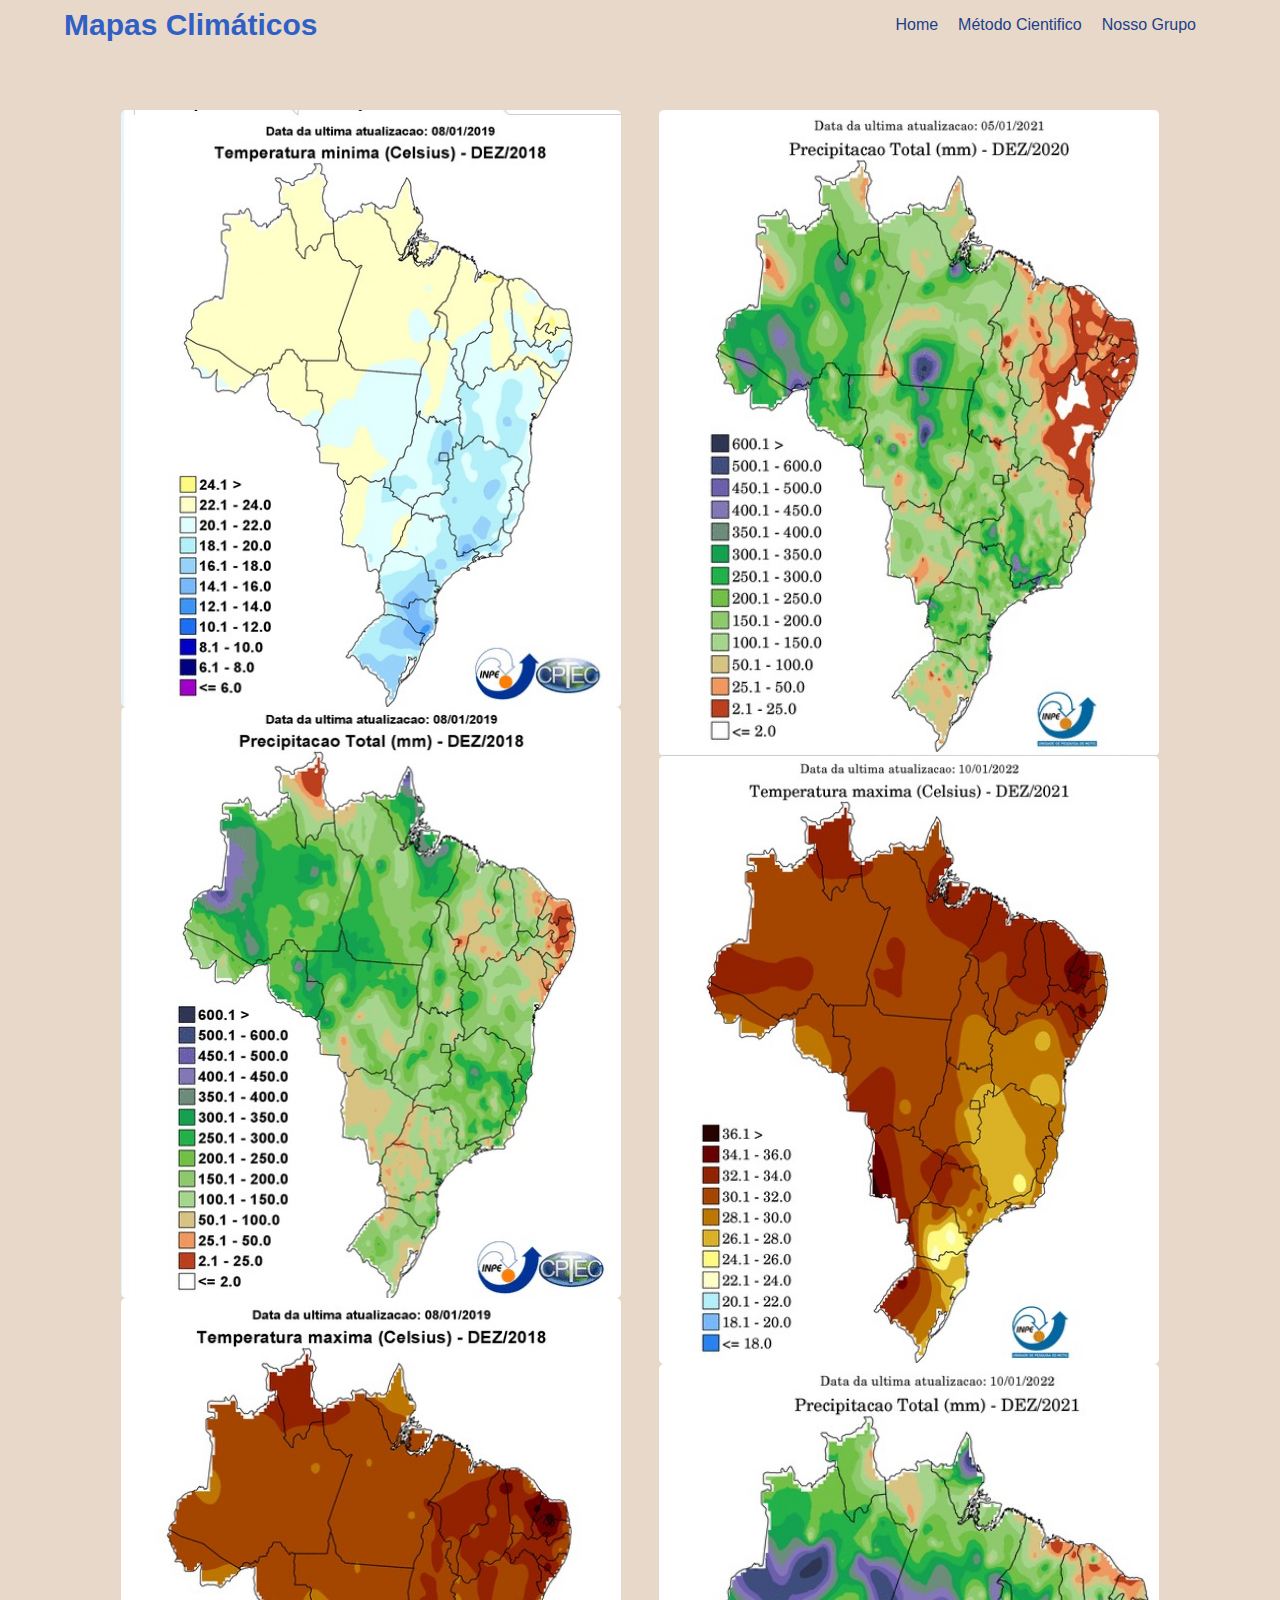
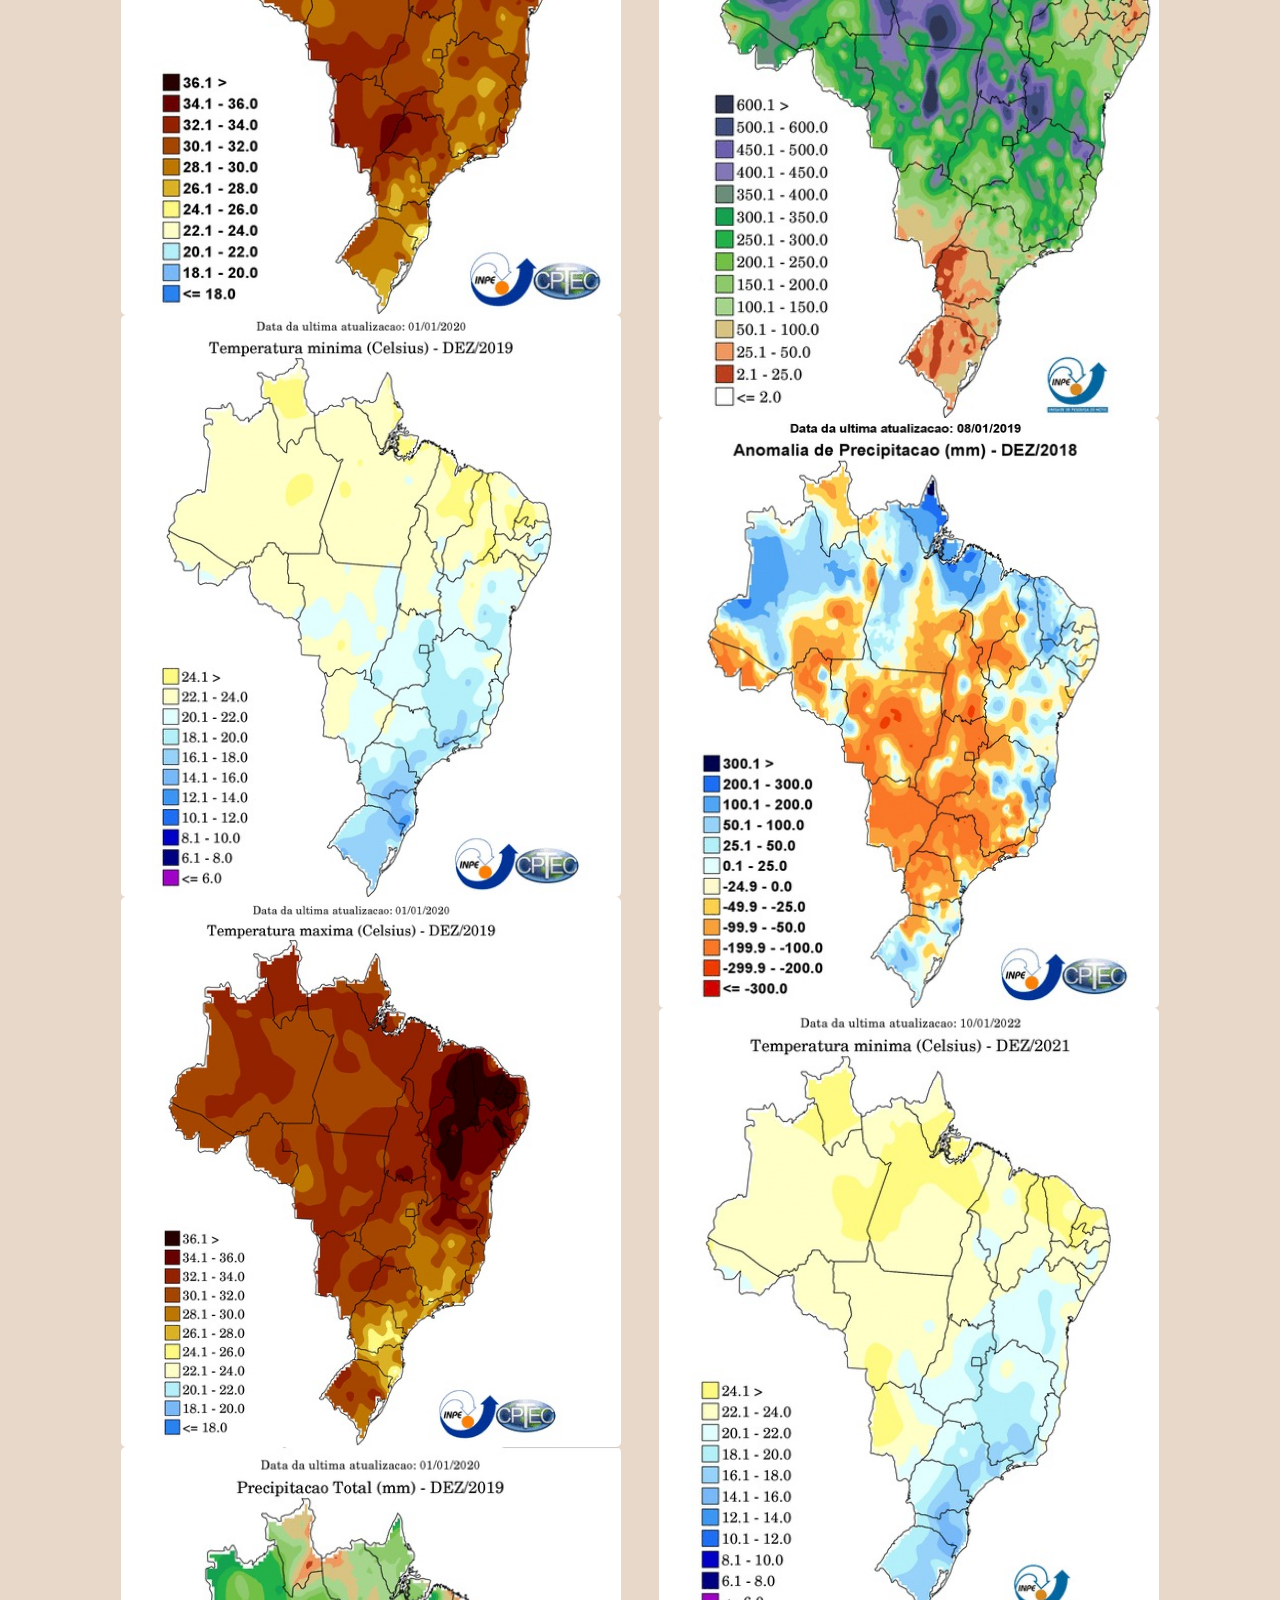
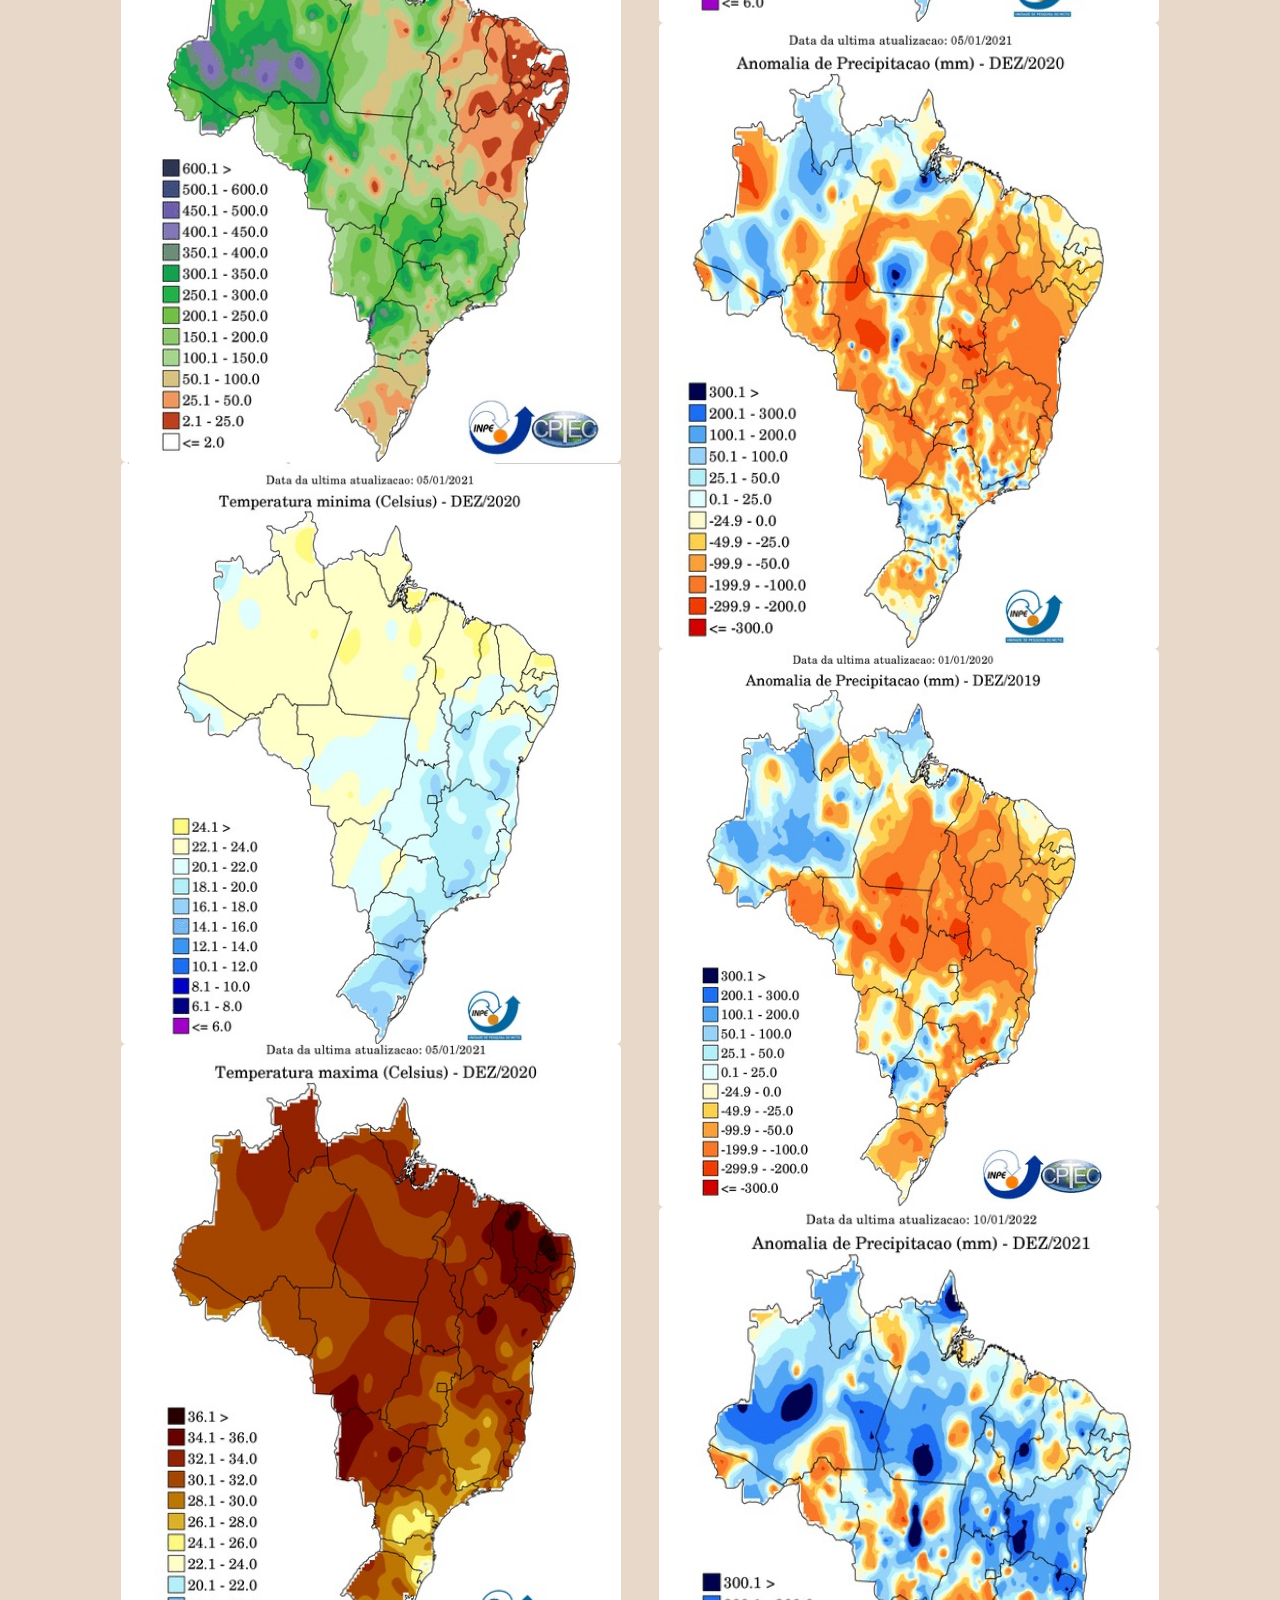
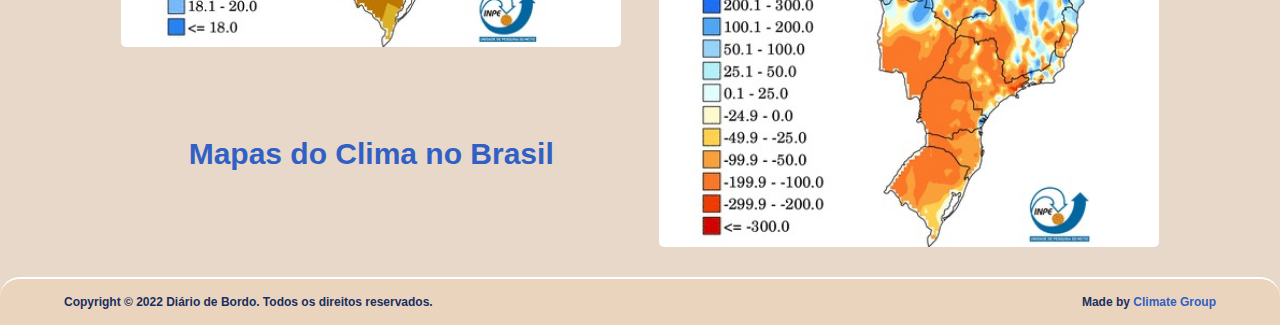
<file: maps.html>
<!DOCTYPE html>
<html lang="pr-br">
<head>
    <meta charset="UTF-8">
    <link rel="stylesheet" href="css/style.css">
    <meta http-equiv="X-UA-Compatible" content="IE=edge">
    <meta name="viewport" content="width=device-width, initial-scale=1.0">
    <title>Mapas Climáticos</title>
</head>
<body>
    <header>
        <nav>
            <h1>Mapas Climáticos</h1>
            <ul class="nav-ul">
                <li><a href="index.html">Home</a></li>
                <li><a href="method.html">Método Cientifico</a></li>
                <li><a href="team.html">Nosso Grupo</a></li>
            </ul>
        </nav>
    </header>
    <section class="images">
        <div>
            <img src="assets/1.jpeg">
            <img src="assets/2.jpeg">
            <img src="assets/3.jpeg">
            <img src="assets/4.jpeg">
            <img src="assets/5.jpeg">
            <img src="assets/6.jpeg">
            <img src="assets/7.jpeg">
            <img src="assets/8.jpeg">  
            <br> <br> <br> <br> <br>
            <h1>Mapas do Clima no Brasil</h1>
        </div>
        <div>
            <img src="assets/9.jpeg">
            <img src="assets/10.jpeg">
            <img src="assets/11.jpeg">
            <img src="assets/12.jpeg">
            <img src="assets/13.jpeg">
            <img src="assets/14.jpeg">
            <img src="assets/15.jpeg">
            <img src="assets/16.jpeg">
        </div>
    </section>
    <footer>
        <h4>Copyright © 2022 Diário de Bordo. Todos os direitos reservados.</h4>
        <h4>Made by <b>Climate Group</b></h4>
    </footer>
</body>
</html>
</file>
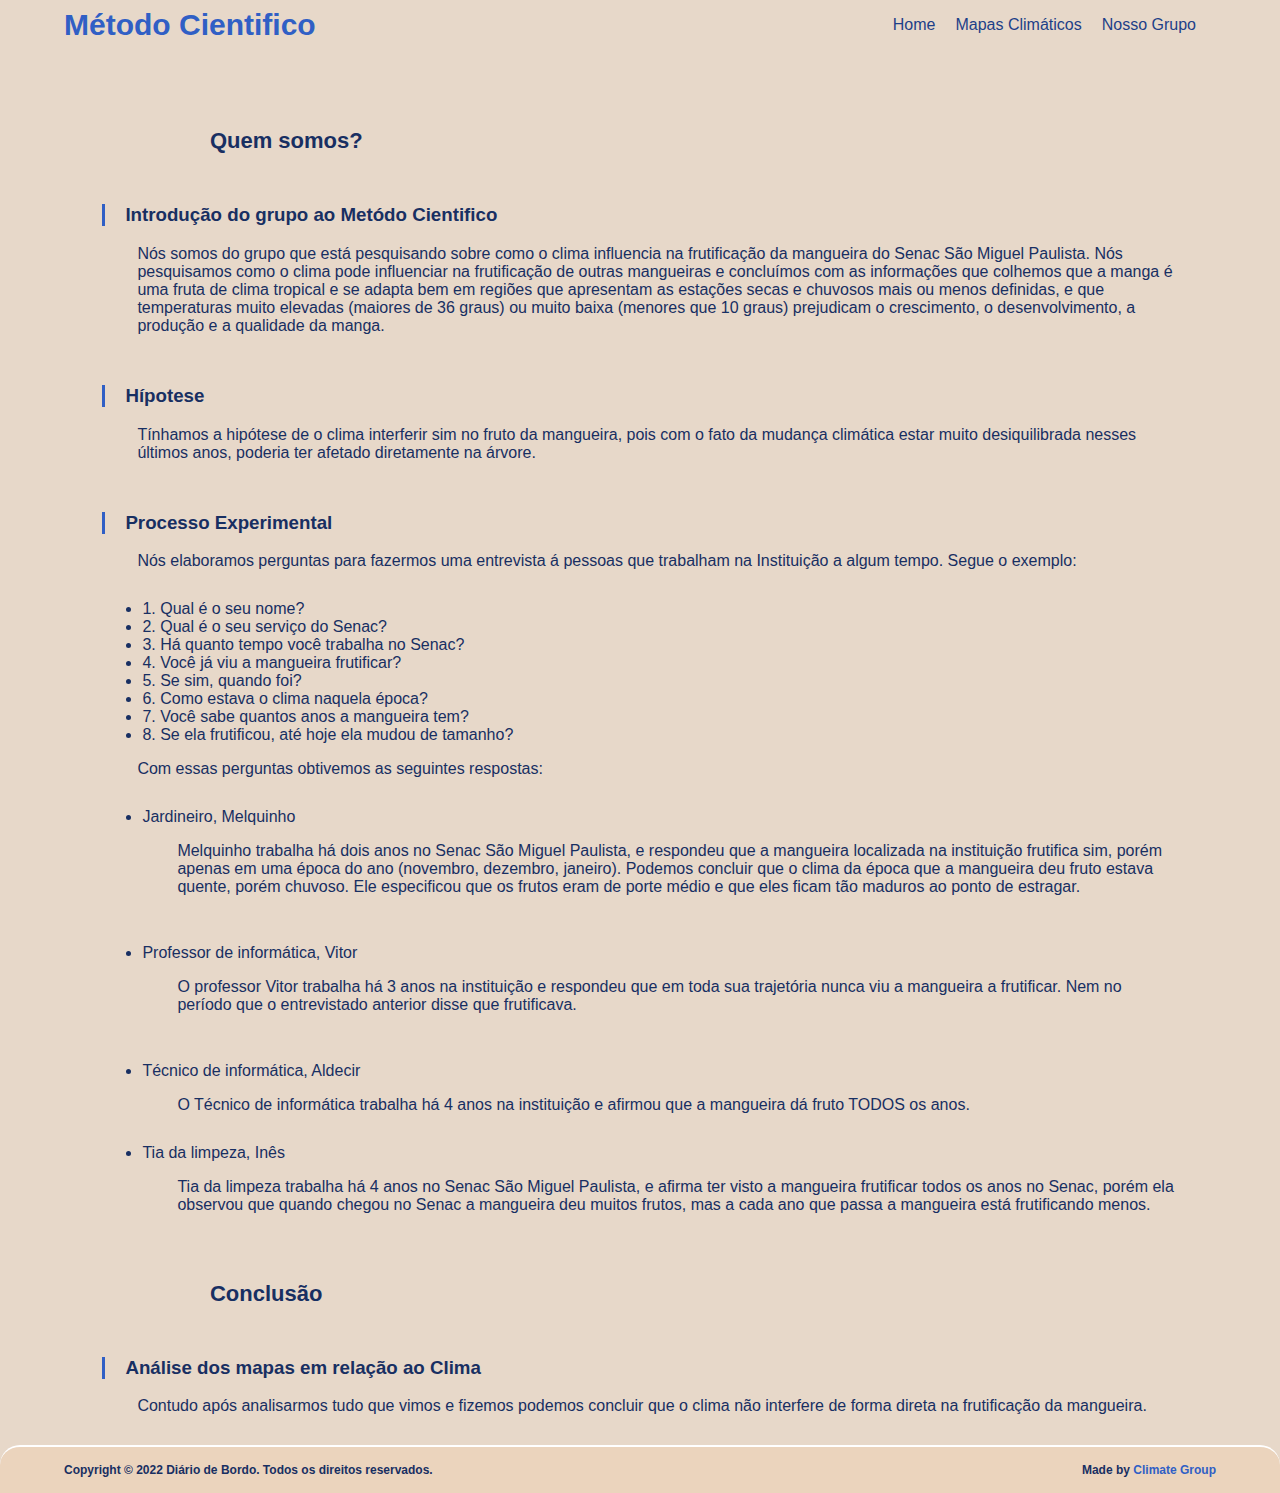
<file: method.html>
<!DOCTYPE html>
<html lang="pr-br">
<head>
    <meta charset="UTF-8">
    <link rel="stylesheet" href="css/style.css">
    <meta http-equiv="X-UA-Compatible" content="IE=edge">
    <meta name="viewport" content="width=device-width, initial-scale=1.0">
    <title>Método Cientifico</title>
</head>
<body>
    <header>
        <nav>
            <h1>Método Cientifico</h1>
            <ul class="nav-ul">
                <li><a href="index.html">Home</a></li>
                <li><a href="maps.html">Mapas Climáticos</a></li>
                <li><a href="team.html">Nosso Grupo</a></li>
            </ul>
        </nav>
    </header>
    <section>
        <h2>Quem somos?</h2>
        <h3>Introdução do grupo ao Metódo Cientifico</h3>
        <p>
            Nós somos do grupo que está pesquisando sobre como o clima influencia na frutificação da mangueira do Senac São Miguel Paulista. Nós pesquisamos como o clima pode influenciar
            na frutificação de outras mangueiras e concluímos com as informações que colhemos que a manga é uma fruta de clima tropical e se adapta bem em regiões que apresentam as estações
            secas e chuvosos mais ou menos definidas, e que temperaturas muito elevadas (maiores de 36 graus) ou muito baixa (menores que 10 graus) prejudicam o crescimento, o desenvolvimento,
            a produção e a qualidade da manga.
        </p>
        <h3>Hípotese</h3>
        <p>
            Tínhamos a hipótese de o clima interferir sim no fruto da mangueira, pois com o fato da mudança climática estar muito desiquilibrada nesses últimos anos, poderia ter afetado diretamente
            na árvore.
        </p>
        <h3>Processo Experimental</h3>
        <p>Nós elaboramos perguntas para fazermos uma entrevista á pessoas que trabalham na Instituição a algum tempo. Segue o exemplo:</p>
        <ul class="ul">
            <li>1. Qual é o seu nome?</li>
            <li>2. Qual é o seu serviço do Senac?</li>
            <li>3. Há quanto tempo você trabalha no Senac?</li>
            <li>4. Você já viu a mangueira frutificar?</li>
            <li>5. Se sim, quando foi?</li>
            <li>6. Como estava o clima naquela época?</li>
            <li>7. Você sabe quantos anos a mangueira tem?</li>
            <li>8. Se ela frutificou, até hoje ela mudou de tamanho?</li>
        </ul>
        <p>Com essas perguntas obtivemos as seguintes respostas:</p>
        <ul class="ul">
            <li>Jardineiro, Melquinho</li>
            <p>Melquinho trabalha há dois anos no Senac São Miguel Paulista, e respondeu que a mangueira localizada na instituição frutifica sim, porém apenas em uma época do ano (novembro, dezembro, janeiro). Podemos concluir que o clima da época que a mangueira deu fruto estava quente, porém chuvoso. Ele especificou que os frutos eram de porte médio e que eles ficam tão maduros ao ponto de estragar.</p>
            <br>
            <li>Professor de informática, Vitor</li>
            <p>O professor Vitor trabalha há 3 anos na instituição e respondeu que em toda sua trajetória nunca viu a mangueira a frutificar. Nem no período que o entrevistado anterior disse que frutificava.</p>
            <br>
            <li>Técnico de informática, Aldecir</li>
            <p>O Técnico de informática trabalha há 4 anos na instituição e afirmou que a mangueira dá fruto TODOS os anos.</p>
            <li>Tia da limpeza, Inês</li>
            <p>Tia da limpeza trabalha há 4 anos no Senac São Miguel Paulista, e afirma ter visto a mangueira frutificar todos os anos no Senac, porém ela observou que quando chegou no Senac a mangueira deu muitos frutos, mas a cada ano que passa a mangueira está frutificando menos.</p>
        </ul> <br>
        <h2>Conclusão</h2>
        <h3>Análise dos mapas em relação ao Clima</h3>
        <p>Contudo após analisarmos tudo que  vimos e fizemos podemos  concluir que o clima não interfere de forma direta na frutificação da mangueira.</p>
    </section>
    <footer>
        <h4>Copyright © 2022 Diário de Bordo. Todos os direitos reservados.</h4>
        <h4>Made by <b>Climate Group</b></h4>
    </footer>
</body>
</html>
</file>
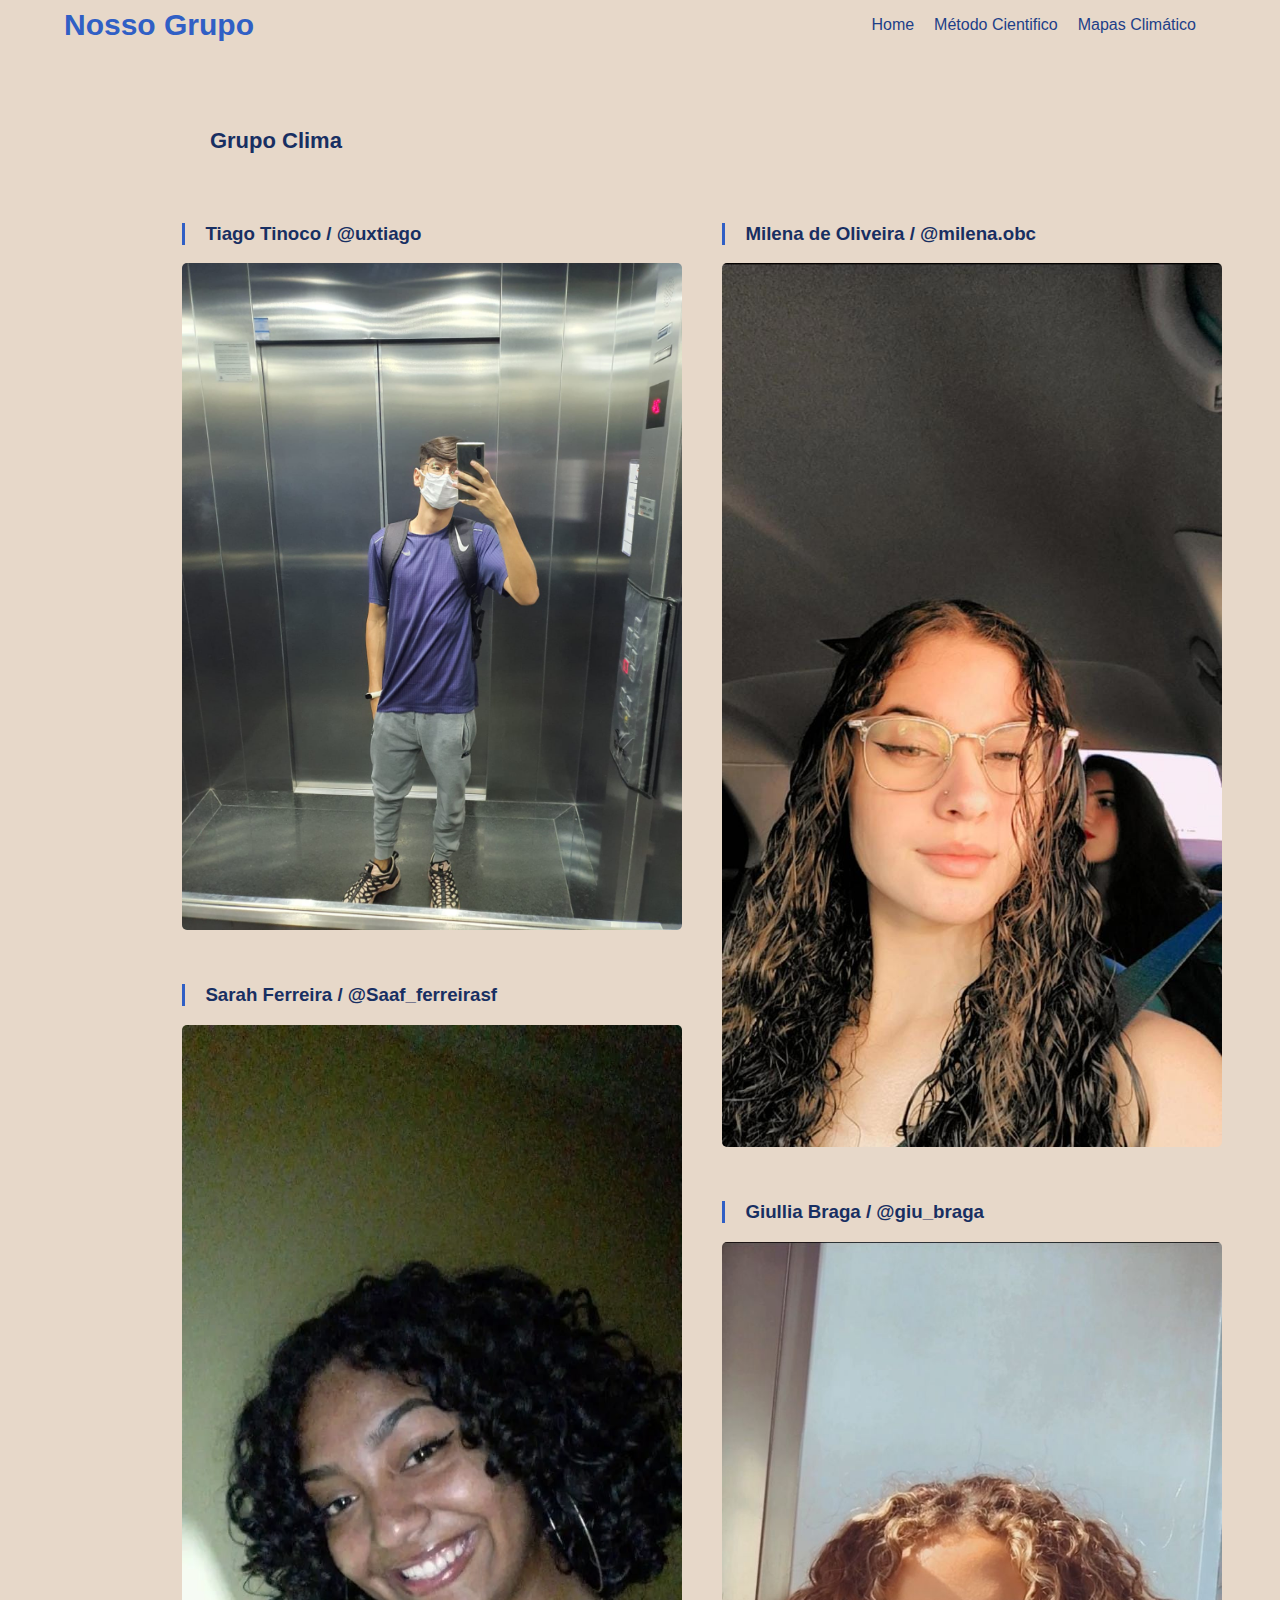
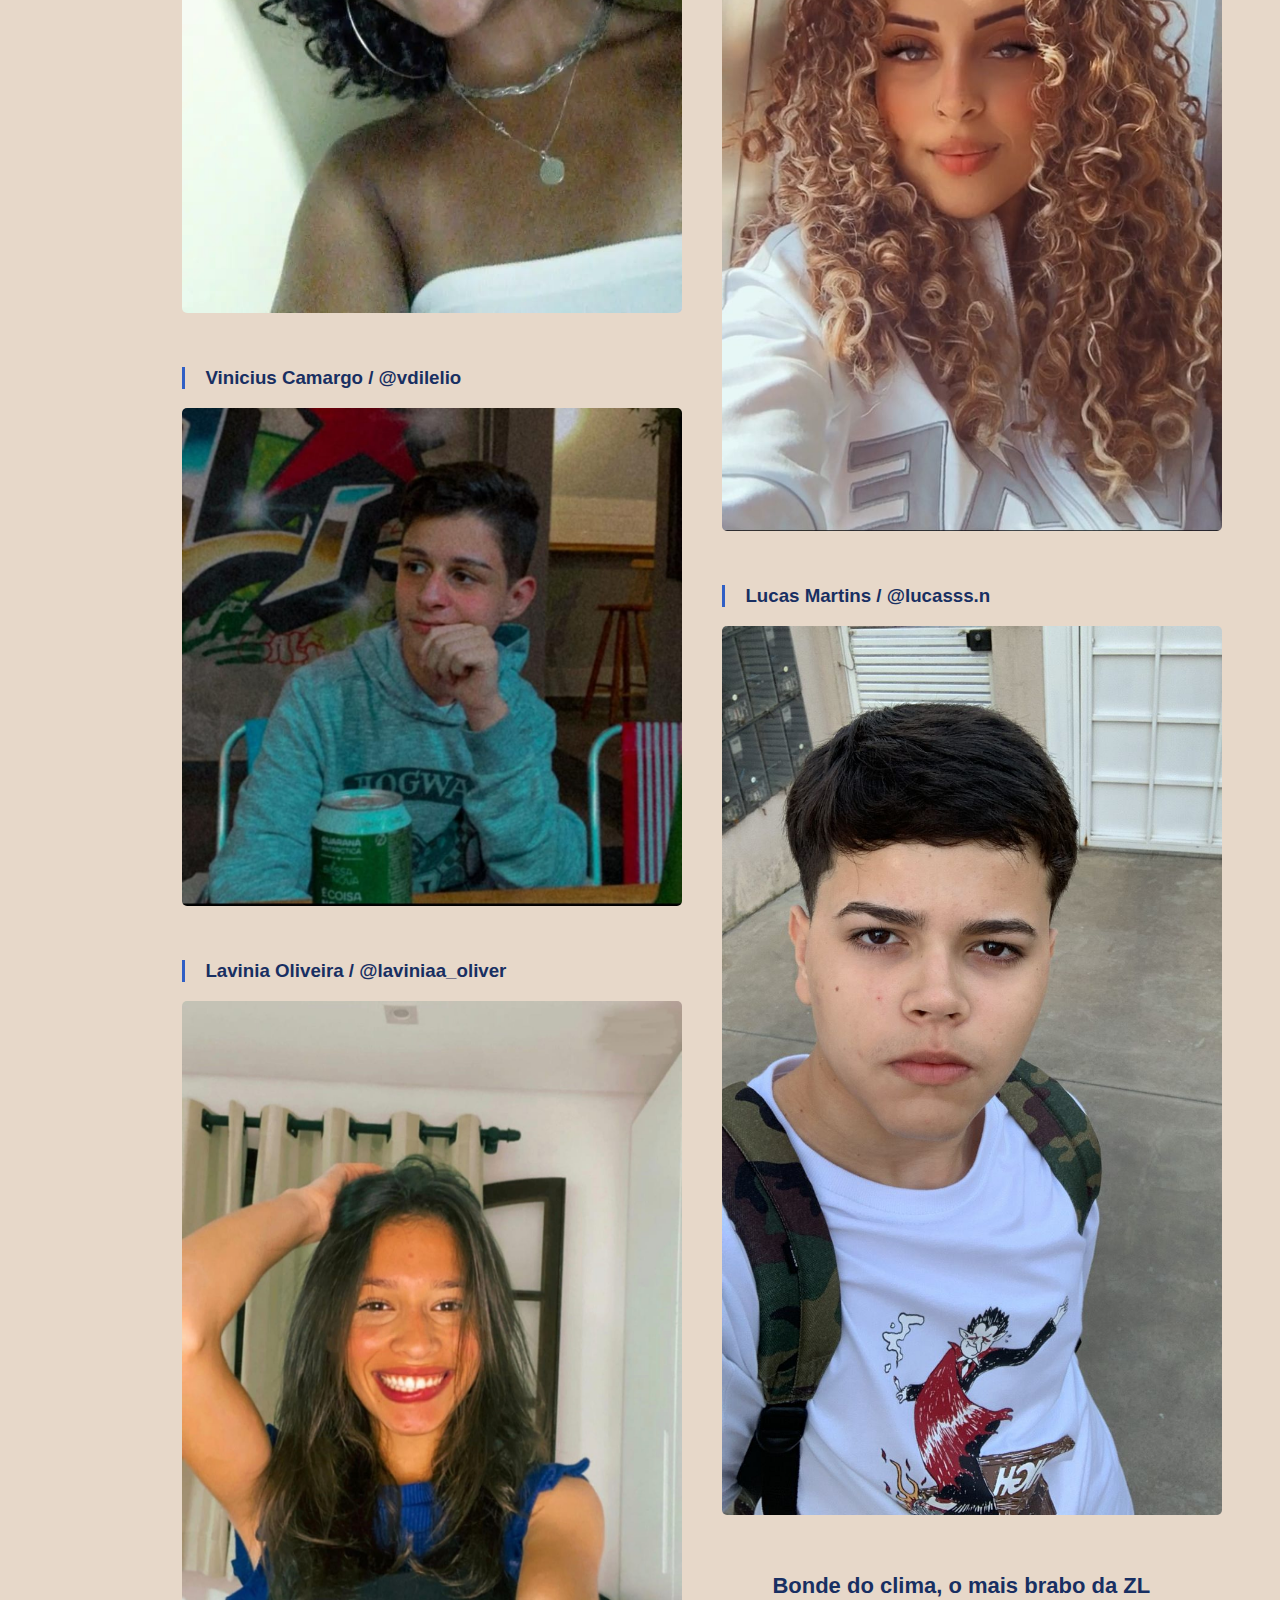
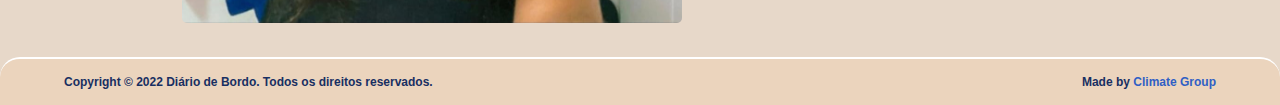
<file: team.html>
<!DOCTYPE html>
<html lang="pr-br">
<head>
    <meta charset="UTF-8">
    <link rel="stylesheet" href="css/style.css">
    <meta http-equiv="X-UA-Compatible" content="IE=edge">
    <meta name="viewport" content="width=device-width, initial-scale=1.0">
    <title>Nosso Grupo</title>
</head>
<body>
    <header>
        <nav>
            <h1>Nosso Grupo</h1>
            <ul class="nav-ul">
                <li><a href="index.html">Home</a></li>
                <li><a href="method.html">Método Cientifico</a></li>
                <li><a href="maps.html">Mapas Climático</a></li>
            </ul>
        </nav>
    </header>
    <section>
        <h2>Grupo Clima</h2>
       <ul class="images">
            <ul>
                <h3>Tiago Tinoco / @uxtiago</h3>
                <img src="assets/tiago.jpeg">
                <h3>Sarah Ferreira / @Saaf_ferreirasf</h3>
                <img src="assets/sarah.jpeg">
                <h3>Vinicius Camargo / @vdilelio</h3>
                <img src="assets/vini.jpeg">
                <h3>Lavinia Oliveira / @laviniaa_oliver</h3>
                <img src="assets/lavinia.jpeg">
            </ul>
            <ul>
                <h3>Milena de Oliveira / @milena.obc</h3>
                <img src="assets/milena.jpeg">
                <h3>Giullia Braga / @giu_braga</h3>
                <img src="assets/giulia.jpeg">
                <h3>Lucas Martins / @lucasss.n</h3>
                <img src="assets/lucas.jpeg">
                <br> <br> <br>
                <h2>Bonde do clima, o mais brabo da ZL</h2>
            </ul>
       </ul>
    </section>
    <footer>
        <h4>Copyright © 2022 Diário de Bordo. Todos os direitos reservados.</h4>
        <h4>Made by <b>Climate Group</b></h4>
    </footer>
</body>
</html>
</file>
<file: css/style.css>
body {
    margin: 0px;
    padding: 0px;
    background-color: #E7D8C9;
    color: #182F62;
    font-family: 'Lucida Sans', 'Lucida Sans Regular', 'Lucida Grande', 'Lucida Sans Unicode', Geneva, Verdana, sans-serif;
}

header {
    padding-left: 5%;
    padding-right: 5%;
}

section {
    padding-top: 60px;
    padding-left: 8%;
    padding-right: 8%;
}

div {
    display: flex;
    flex-direction: column;
    align-items: center;
}

.div {
    display: flex;
}

h1 {
    margin: 0px;
    padding: 0px;
    color: #305FC5;
    font-size: 30px;
}

h2 {
    padding-left: 10%;
    font-size: 22px;
}

h3 {
    margin-top: 50px;
    padding-left: 20px;
    border-left: 3px solid #305FC5;
}

h4 {
    font-size: 12px;
}

b {
    color: #305FC5;
}

p {
    margin-left: 35px;
    margin-bottom: 30px;
}

nav {
    display: flex;
    justify-content: space-between;
    align-items: center;
}

.nav-ul {
    display: flex;
    list-style: none;
}

.nav-ul li{
    margin-right: 20px;
}

.nav-ul a {
    text-decoration: none;
    color: #1d3f88;
}

.nav-ul a:hover {
    color: #2155c5;
}

img {
    width: 500px;
    border-radius: 5px;
}

.images {
    display: flex;
    justify-content: space-around;
    margin-bottom: 30px;
}

.section-sec {
    display: flex;
    justify-content: center;
    margin-bottom: 30px;
}

.li {
    display: flex;
    flex-direction: column;
    align-items: center;
    width: 800px;
    border-radius: 30px;
    background-color: #cdcdcd75;
}

.li li {
    margin-bottom: 20px;
    text-decoration: none;
    max-width: 600px;
}

.li h3 {
    padding-left: none;
    border-left: none;  
}

footer {
    display: flex;
    justify-content: space-between;
    background-color: #ebd4bd;
    border-top: 2px solid white;
    border-top-left-radius: 20px;
    border-top-right-radius: 20px;
    padding-left: 5%;
    padding-right: 5%;
}
</file>
